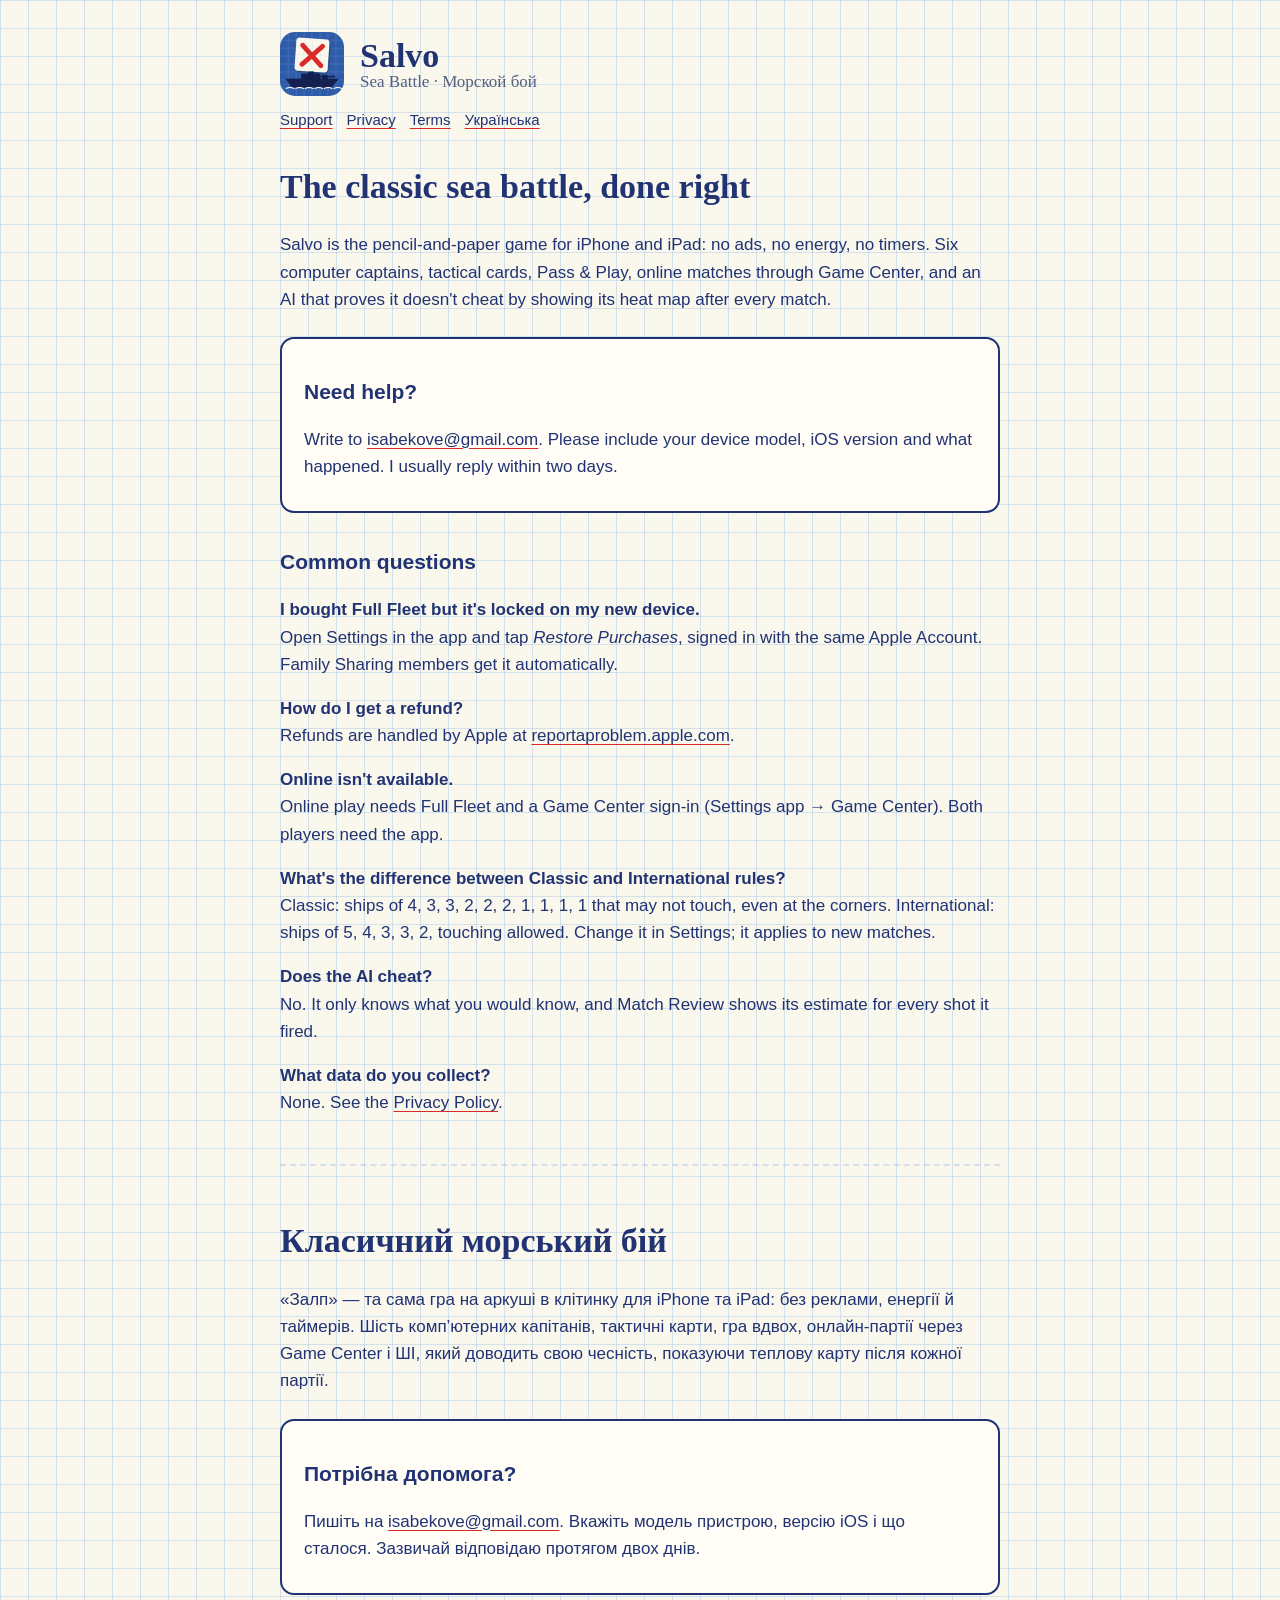
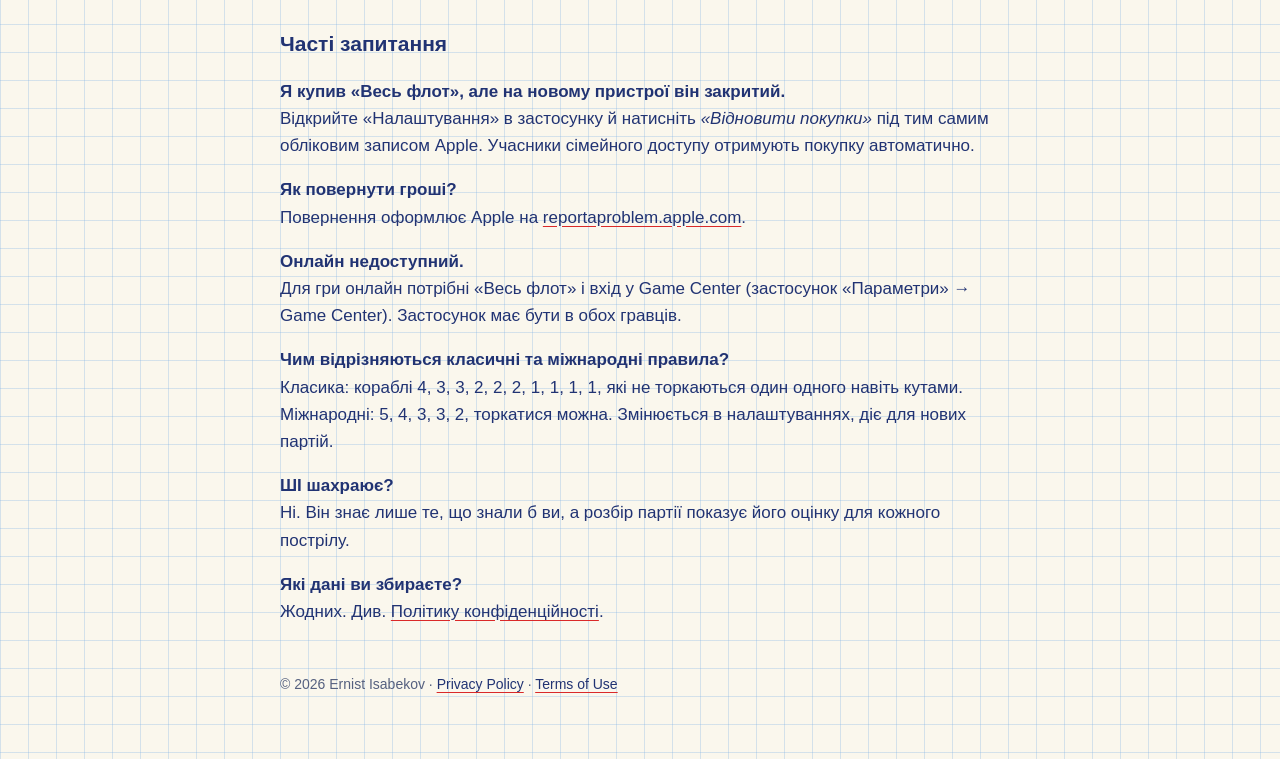
<file: docs/index.html>
<!doctype html>
<html lang="en">
<head>
<meta charset="utf-8">
<meta name="viewport" content="width=device-width, initial-scale=1">
<title>Salvo: Sea Battle · Support</title>
<meta name="description" content="The classic sea battle for iPhone and iPad. No ads, no energy, no timers. An AI that shows you how it thinks.">
<link rel="icon" href="icon.png">
<link rel="stylesheet" href="style.css">
</head>
<body>
<main>
<header>
  <img src="icon.png" alt="Salvo app icon">
  <span class="brand">Salvo<small>Sea Battle · Морской бой</small></span>
</header>
<nav><a href="index.html">Support</a><a href="privacy.html">Privacy</a><a href="terms.html">Terms</a><a href="#uk">Українська</a></nav>

<h1>The classic sea battle, done right</h1>
<p>Salvo is the pencil-and-paper game for iPhone and iPad: no ads, no energy, no timers. Six computer captains, tactical cards,
Pass &amp; Play, online matches through Game Center, and an AI that proves it doesn't cheat by showing its heat map after
every match.</p>

<div class="card">
<h2>Need help?</h2>
<p>Write to <a href="mailto:isabekove@gmail.com?subject=Salvo%20support">isabekove@gmail.com</a>.
Please include your device model, iOS version and what happened. I usually reply within two days.</p>
</div>

<h2>Common questions</h2>
<p><strong>I bought Full Fleet but it's locked on my new device.</strong><br>
Open Settings in the app and tap <em>Restore Purchases</em>, signed in with the same Apple Account. Family Sharing members get it
automatically.</p>
<p><strong>How do I get a refund?</strong><br>
Refunds are handled by Apple at <a href="https://reportaproblem.apple.com">reportaproblem.apple.com</a>.</p>
<p><strong>Online isn't available.</strong><br>
Online play needs Full Fleet and a Game Center sign-in (Settings app → Game Center). Both players need the app.</p>
<p><strong>What's the difference between Classic and International rules?</strong><br>
Classic: ships of 4, 3, 3, 2, 2, 2, 1, 1, 1, 1 that may not touch, even at the corners. International: ships of 5, 4, 3, 3, 2,
touching allowed. Change it in Settings; it applies to new matches.</p>
<p><strong>Does the AI cheat?</strong><br>
No. It only knows what you would know, and Match Review shows its estimate for every shot it fired.</p>
<p><strong>What data do you collect?</strong><br>
None. See the <a href="privacy.html">Privacy Policy</a>.</p>

<hr>

<section id="uk" lang="uk">
<h1>Класичний морський бій</h1>
<p>«Залп» — та сама гра на аркуші в клітинку для iPhone та iPad: без реклами, енергії й таймерів. Шість комп’ютерних капітанів,
тактичні карти, гра вдвох, онлайн-партії через Game Center і ШІ, який доводить свою чесність, показуючи теплову
карту після кожної партії.</p>

<div class="card">
<h2>Потрібна допомога?</h2>
<p>Пишіть на <a href="mailto:isabekove@gmail.com?subject=Salvo%20support">isabekove@gmail.com</a>.
Вкажіть модель пристрою, версію iOS і що сталося. Зазвичай відповідаю протягом двох днів.</p>
</div>

<h2>Часті запитання</h2>
<p><strong>Я купив «Весь флот», але на новому пристрої він закритий.</strong><br>
Відкрийте «Налаштування» в застосунку й натисніть <em>«Відновити покупки»</em> під тим самим обліковим записом Apple. Учасники
сімейного доступу отримують покупку автоматично.</p>
<p><strong>Як повернути гроші?</strong><br>
Повернення оформлює Apple на <a href="https://reportaproblem.apple.com">reportaproblem.apple.com</a>.</p>
<p><strong>Онлайн недоступний.</strong><br>
Для гри онлайн потрібні «Весь флот» і вхід у Game Center (застосунок «Параметри» → Game Center). Застосунок має бути в обох гравців.</p>
<p><strong>Чим відрізняються класичні та міжнародні правила?</strong><br>
Класика: кораблі 4, 3, 3, 2, 2, 2, 1, 1, 1, 1, які не торкаються один одного навіть кутами. Міжнародні: 5, 4, 3, 3, 2, торкатися
можна. Змінюється в налаштуваннях, діє для нових партій.</p>
<p><strong>ШІ шахраює?</strong><br>
Ні. Він знає лише те, що знали б ви, а розбір партії показує його оцінку для кожного пострілу.</p>
<p><strong>Які дані ви збираєте?</strong><br>
Жодних. Див. <a href="privacy.html#uk">Політику конфіденційності</a>.</p>
</section>

<footer>© 2026 Ernist Isabekov · <a href="privacy.html">Privacy Policy</a> · <a href="terms.html">Terms of Use</a></footer>
</main>
</body>
</html>
</file>
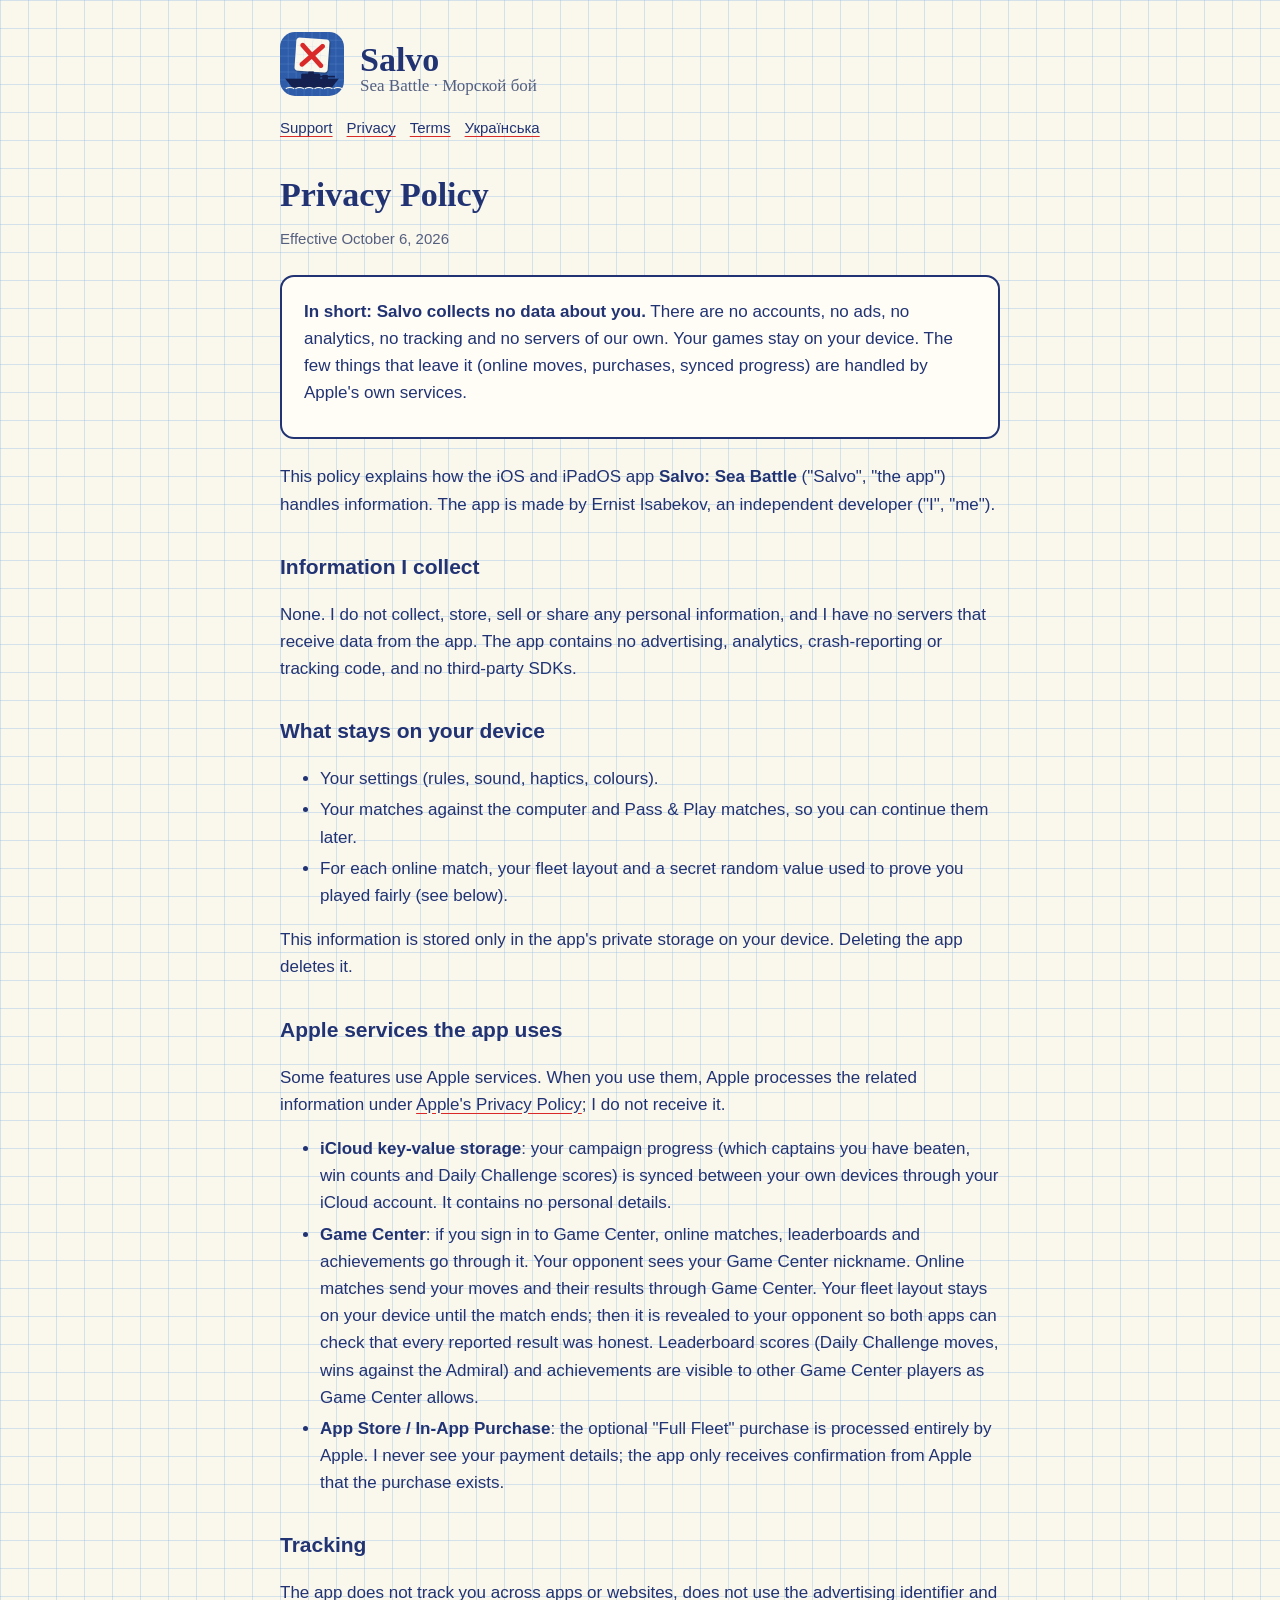
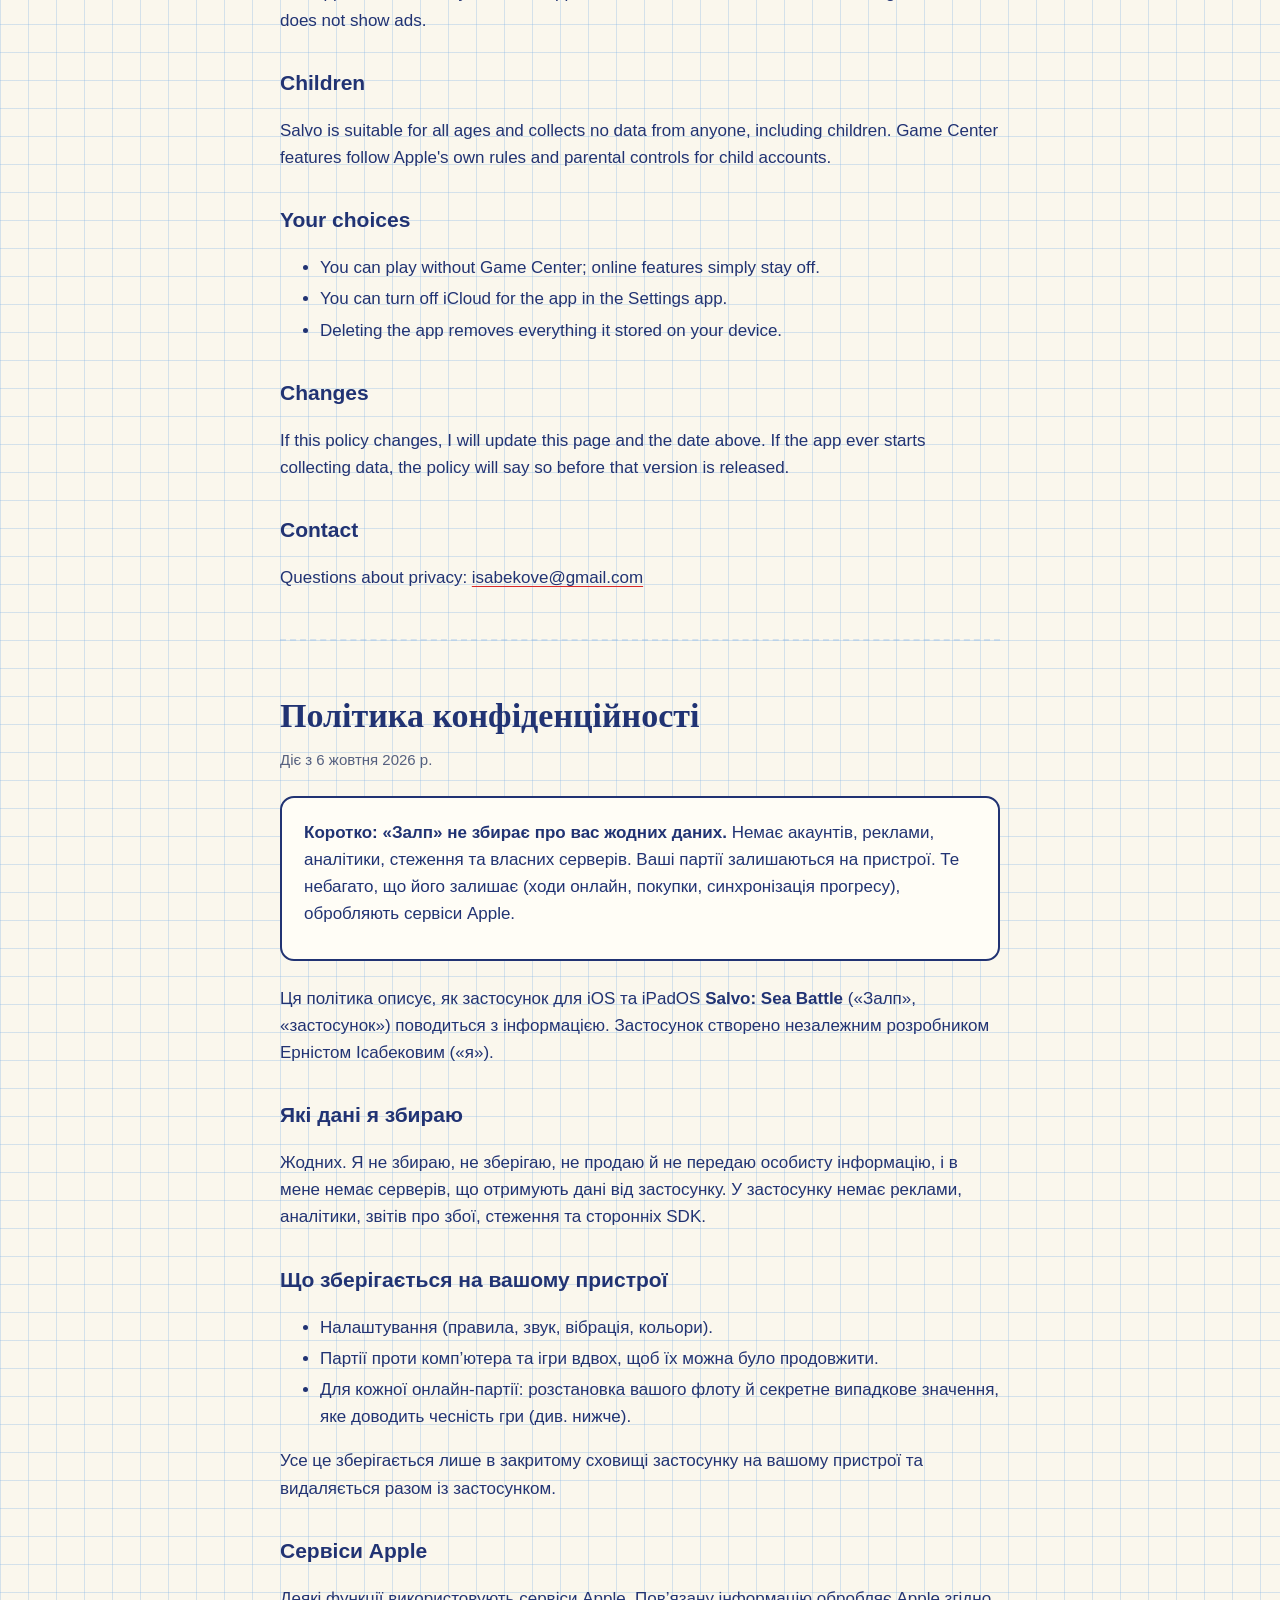
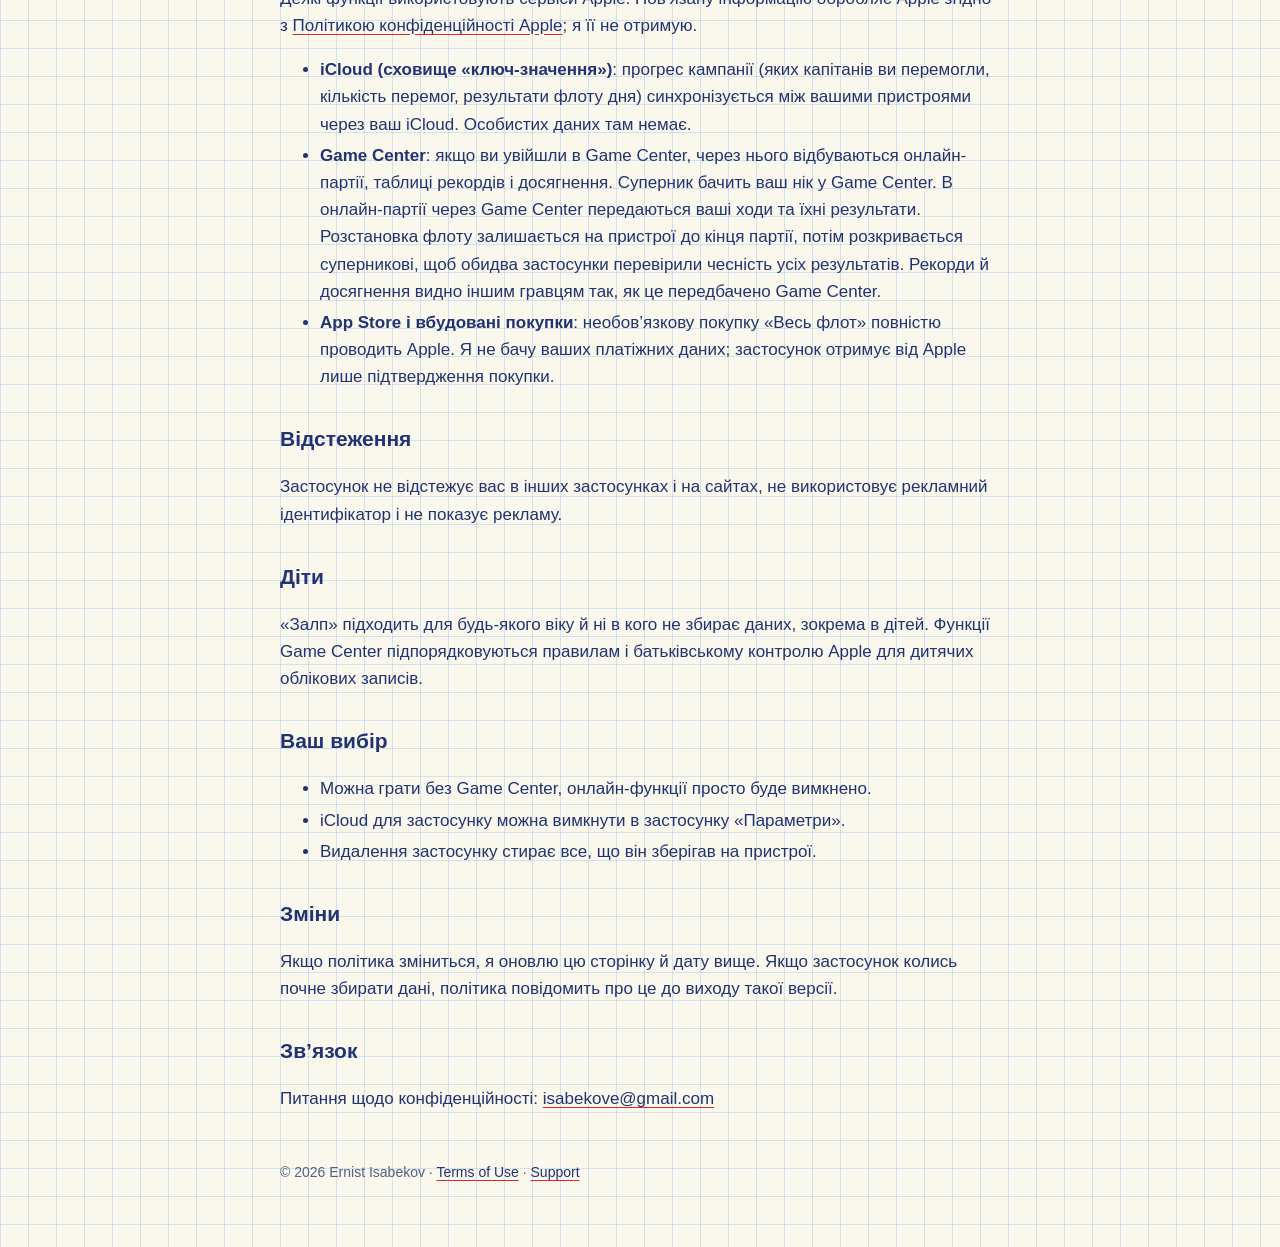
<file: docs/privacy.html>
<!doctype html>
<html lang="en">
<head>
<meta charset="utf-8">
<meta name="viewport" content="width=device-width, initial-scale=1">
<title>Privacy Policy · Salvo: Sea Battle</title>
<meta name="description" content="Salvo: Sea Battle collects no personal data. No accounts, no ads, no analytics, no tracking.">
<link rel="icon" href="icon.png">
<link rel="stylesheet" href="style.css">
</head>
<body>
<main>
<header>
  <a href="index.html"><img src="icon.png" alt=""></a>
  <a href="index.html" class="brand">Salvo<small>Sea Battle · Морской бой</small></a>
</header>
<nav><a href="index.html">Support</a><a href="privacy.html">Privacy</a><a href="terms.html">Terms</a><a href="#uk">Українська</a></nav>

<h1>Privacy Policy</h1>
<p class="updated">Effective October 6, 2026</p>

<div class="card">
<p><strong>In short: Salvo collects no data about you.</strong> There are no accounts, no ads, no analytics, no tracking and no
servers of our own. Your games stay on your device. The few things that leave it (online moves, purchases, synced progress)
are handled by Apple's own services.</p>
</div>

<p>This policy explains how the iOS and iPadOS app <strong>Salvo: Sea Battle</strong> ("Salvo", "the app") handles information.
The app is made by Ernist Isabekov, an independent developer ("I", "me").</p>

<h2>Information I collect</h2>
<p>None. I do not collect, store, sell or share any personal information, and I have no servers that receive data from the
app. The app contains no advertising, analytics, crash-reporting or tracking code, and no third-party SDKs.</p>

<h2>What stays on your device</h2>
<ul>
  <li>Your settings (rules, sound, haptics, colours).</li>
  <li>Your matches against the computer and Pass &amp; Play matches, so you can continue them later.</li>
  <li>For each online match, your fleet layout and a secret random value used to prove you played fairly (see below).</li>
</ul>
<p>This information is stored only in the app's private storage on your device. Deleting the app deletes it.</p>

<h2>Apple services the app uses</h2>
<p>Some features use Apple services. When you use them, Apple processes the related information under
<a href="https://www.apple.com/legal/privacy/">Apple's Privacy Policy</a>; I do not receive it.</p>
<ul>
  <li><strong>iCloud key-value storage</strong>: your campaign progress (which captains you have beaten, win counts and Daily
  Challenge scores) is synced between your own devices through your iCloud account. It contains no personal details.</li>
  <li><strong>Game Center</strong>: if you sign in to Game Center, online matches, leaderboards and achievements go through it.
  Your opponent sees your Game Center nickname. Online matches send your moves and their results through Game Center. Your fleet
  layout stays on your device until the match ends; then it is revealed to your opponent so both apps can check that every
  reported result was honest. Leaderboard scores (Daily Challenge moves, wins against the Admiral) and achievements are
  visible to other Game Center players as Game Center allows.</li>
  <li><strong>App Store / In-App Purchase</strong>: the optional "Full Fleet" purchase is processed entirely by Apple. I never see
  your payment details; the app only receives confirmation from Apple that the purchase exists.</li>
</ul>

<h2>Tracking</h2>
<p>The app does not track you across apps or websites, does not use the advertising identifier and does not show ads.</p>

<h2>Children</h2>
<p>Salvo is suitable for all ages and collects no data from anyone, including children. Game Center features follow Apple's own
rules and parental controls for child accounts.</p>

<h2>Your choices</h2>
<ul>
  <li>You can play without Game Center; online features simply stay off.</li>
  <li>You can turn off iCloud for the app in the Settings app.</li>
  <li>Deleting the app removes everything it stored on your device.</li>
</ul>

<h2>Changes</h2>
<p>If this policy changes, I will update this page and the date above. If the app ever starts collecting data, the policy will
say so before that version is released.</p>

<h2>Contact</h2>
<p>Questions about privacy: <a href="mailto:isabekove@gmail.com">isabekove@gmail.com</a></p>

<hr>

<section id="uk" lang="uk">
<h1>Політика конфіденційності</h1>
<p class="updated">Діє з 6 жовтня 2026 р.</p>

<div class="card">
<p><strong>Коротко: «Залп» не збирає про вас жодних даних.</strong> Немає акаунтів, реклами, аналітики, стеження та власних
серверів. Ваші партії залишаються на пристрої. Те небагато, що його залишає (ходи онлайн, покупки, синхронізація прогресу),
обробляють сервіси Apple.</p>
</div>

<p>Ця політика описує, як застосунок для iOS та iPadOS <strong>Salvo: Sea Battle</strong> («Залп», «застосунок») поводиться
з інформацією. Застосунок створено незалежним розробником Ерністом Ісабековим («я»).</p>

<h2>Які дані я збираю</h2>
<p>Жодних. Я не збираю, не зберігаю, не продаю й не передаю особисту інформацію, і в мене немає серверів, що отримують дані від
застосунку. У застосунку немає реклами, аналітики, звітів про збої, стеження та сторонніх SDK.</p>

<h2>Що зберігається на вашому пристрої</h2>
<ul>
  <li>Налаштування (правила, звук, вібрація, кольори).</li>
  <li>Партії проти комп’ютера та ігри вдвох, щоб їх можна було продовжити.</li>
  <li>Для кожної онлайн-партії: розстановка вашого флоту й секретне випадкове значення, яке доводить чесність гри (див. нижче).</li>
</ul>
<p>Усе це зберігається лише в закритому сховищі застосунку на вашому пристрої та видаляється разом із застосунком.</p>

<h2>Сервіси Apple</h2>
<p>Деякі функції використовують сервіси Apple. Пов’язану інформацію обробляє Apple згідно з
<a href="https://www.apple.com/ua/legal/privacy/">Політикою конфіденційності Apple</a>; я її не отримую.</p>
<ul>
  <li><strong>iCloud (сховище «ключ-значення»)</strong>: прогрес кампанії (яких капітанів ви перемогли, кількість перемог, результати
  флоту дня) синхронізується між вашими пристроями через ваш iCloud. Особистих даних там немає.</li>
  <li><strong>Game Center</strong>: якщо ви увійшли в Game Center, через нього відбуваються онлайн-партії, таблиці рекордів і досягнення.
  Суперник бачить ваш нік у Game Center. В онлайн-партії через Game Center передаються ваші ходи та їхні результати. Розстановка флоту
  залишається на пристрої до кінця партії, потім розкривається суперникові, щоб обидва застосунки перевірили чесність усіх результатів.
  Рекорди й досягнення видно іншим гравцям так, як це передбачено Game Center.</li>
  <li><strong>App Store і вбудовані покупки</strong>: необов’язкову покупку «Весь флот» повністю проводить Apple. Я не бачу
  ваших платіжних даних; застосунок отримує від Apple лише підтвердження покупки.</li>
</ul>

<h2>Відстеження</h2>
<p>Застосунок не відстежує вас в інших застосунках і на сайтах, не використовує рекламний ідентифікатор і не показує рекламу.</p>

<h2>Діти</h2>
<p>«Залп» підходить для будь-якого віку й ні в кого не збирає даних, зокрема в дітей. Функції Game Center підпорядковуються правилам і
батьківському контролю Apple для дитячих облікових записів.</p>

<h2>Ваш вибір</h2>
<ul>
  <li>Можна грати без Game Center, онлайн-функції просто буде вимкнено.</li>
  <li>iCloud для застосунку можна вимкнути в застосунку «Параметри».</li>
  <li>Видалення застосунку стирає все, що він зберігав на пристрої.</li>
</ul>

<h2>Зміни</h2>
<p>Якщо політика зміниться, я оновлю цю сторінку й дату вище. Якщо застосунок колись почне збирати дані, політика
повідомить про це до виходу такої версії.</p>

<h2>Зв’язок</h2>
<p>Питання щодо конфіденційності: <a href="mailto:isabekove@gmail.com">isabekove@gmail.com</a></p>
</section>

<footer>© 2026 Ernist Isabekov · <a href="terms.html">Terms of Use</a> · <a href="index.html">Support</a></footer>
</main>
</body>
</html>
</file>
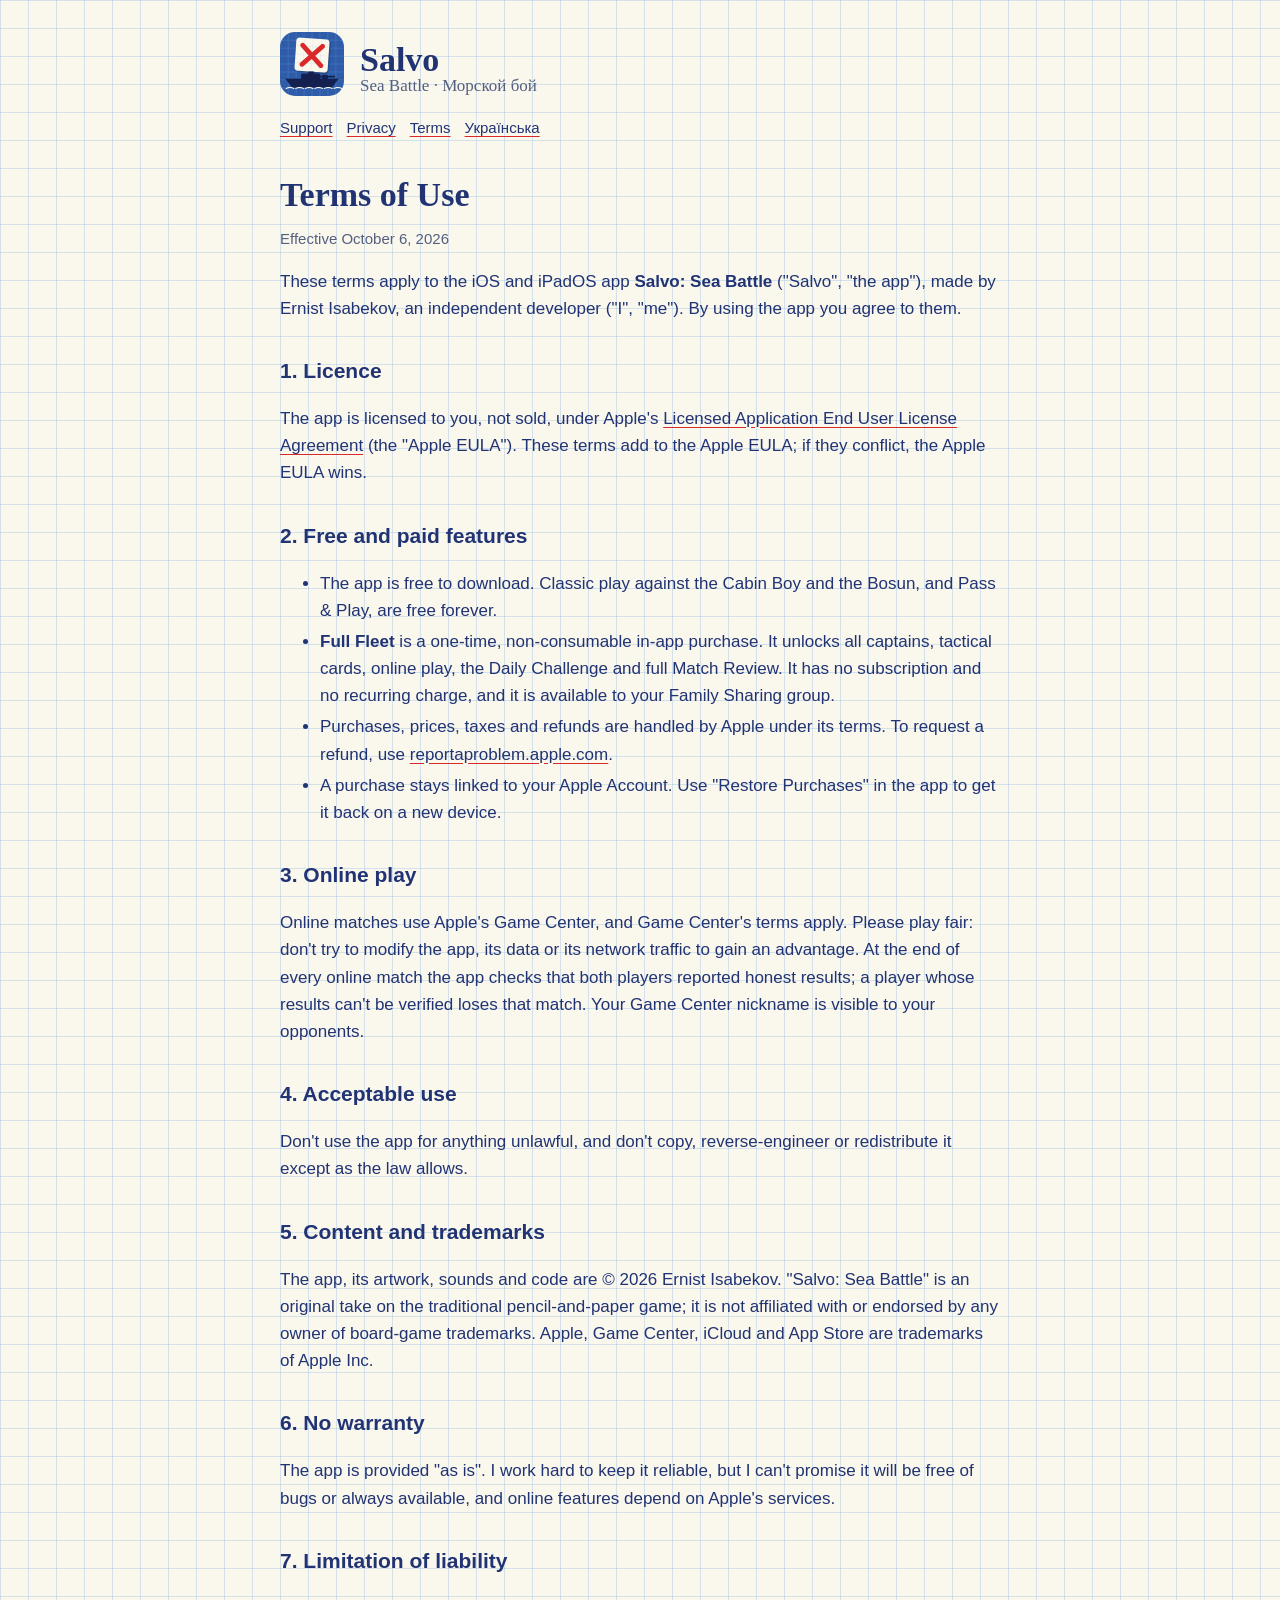
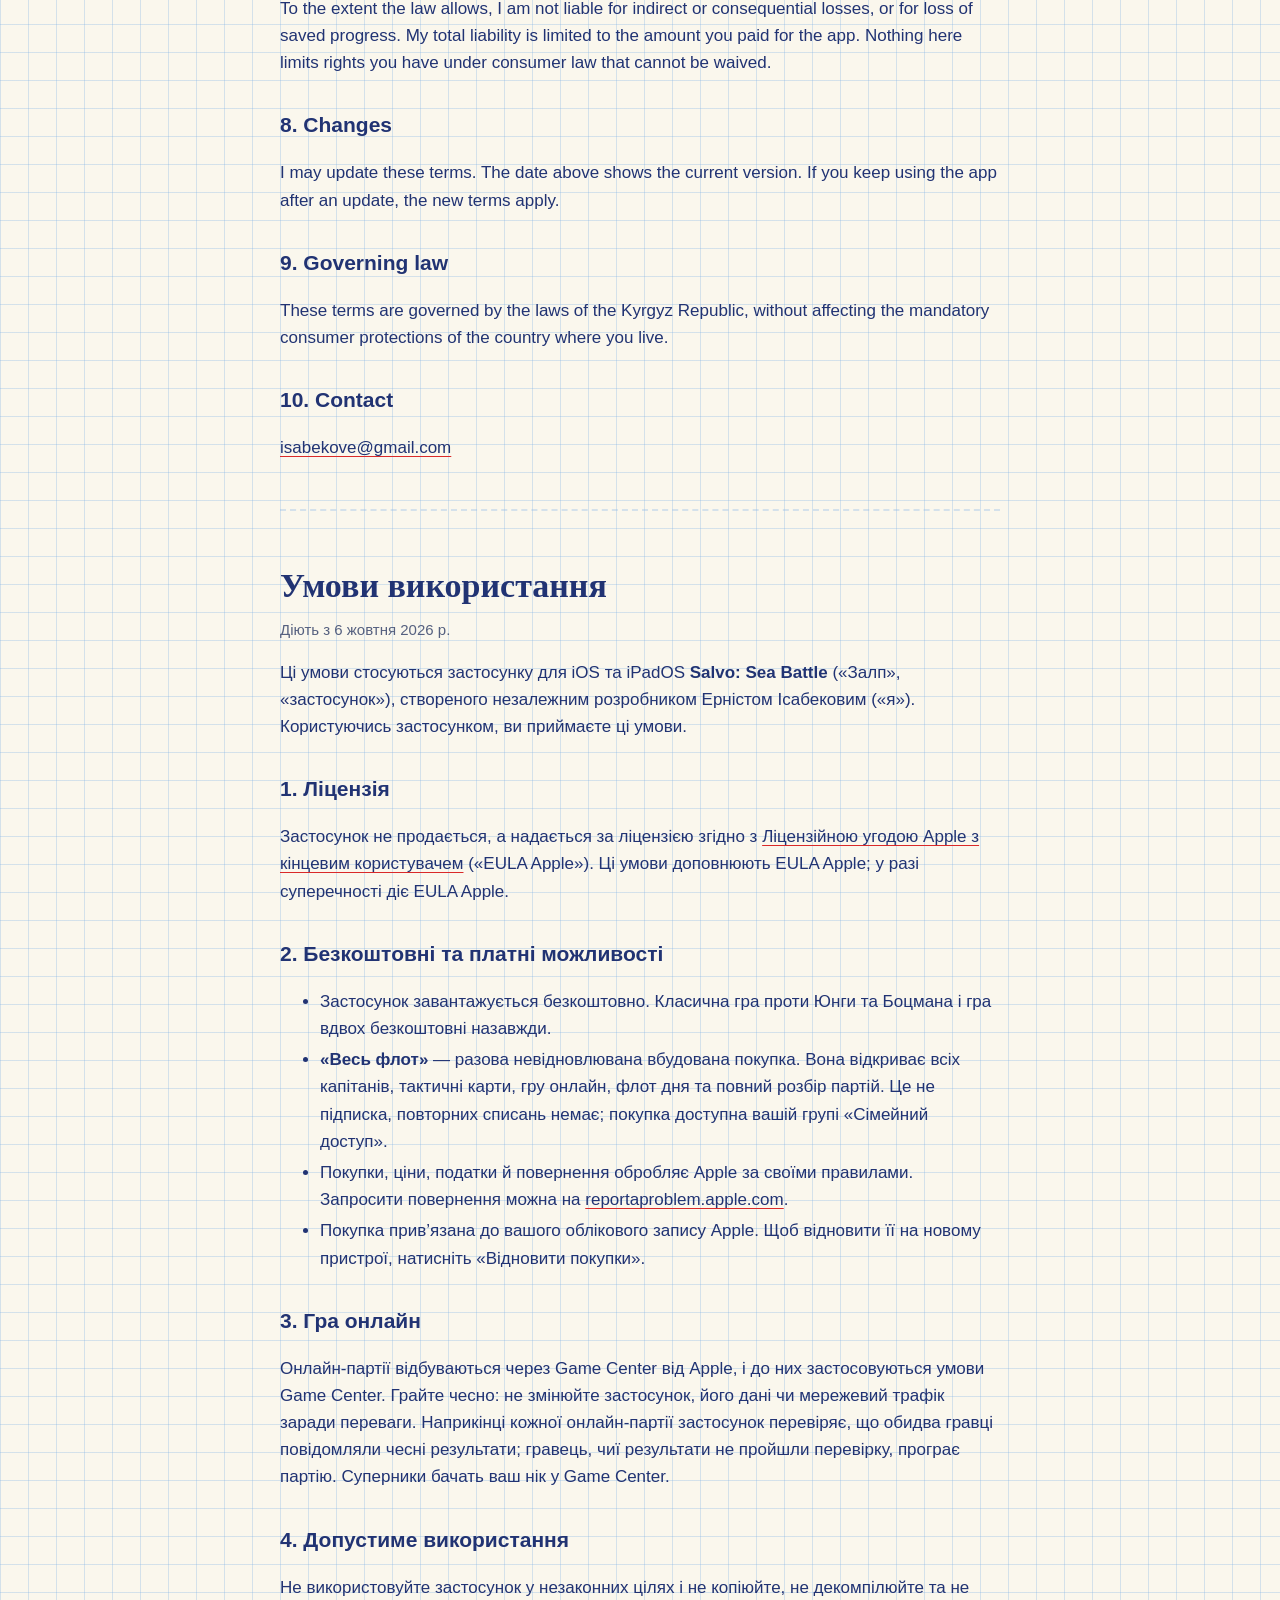
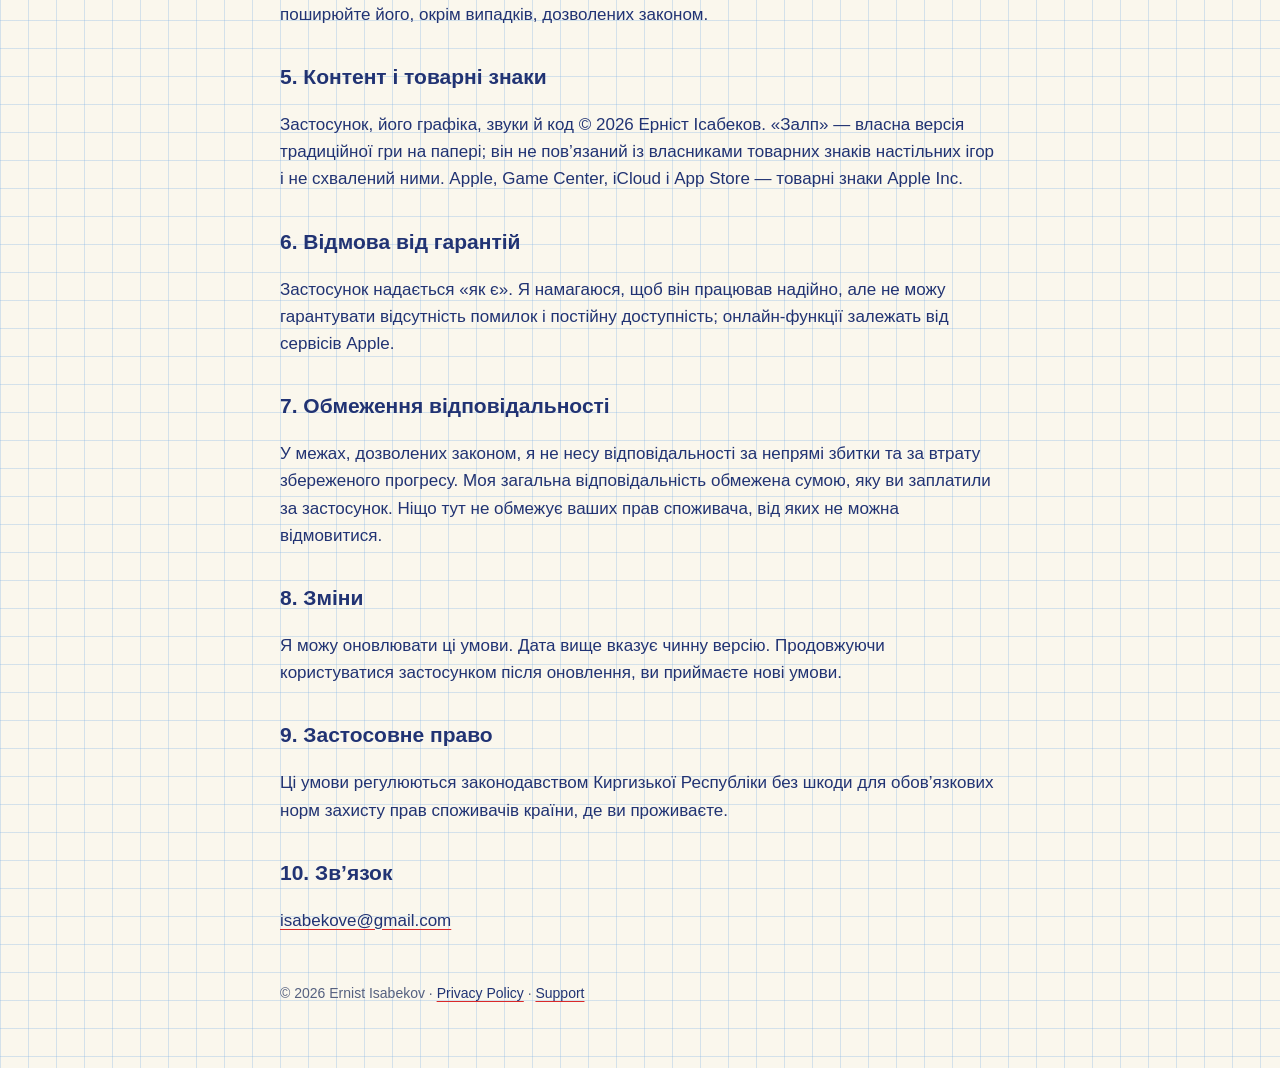
<file: docs/terms.html>
<!doctype html>
<html lang="en">
<head>
<meta charset="utf-8">
<meta name="viewport" content="width=device-width, initial-scale=1">
<title>Terms of Use · Salvo: Sea Battle</title>
<meta name="description" content="Terms of use for Salvo: Sea Battle.">
<link rel="icon" href="icon.png">
<link rel="stylesheet" href="style.css">
</head>
<body>
<main>
<header>
  <a href="index.html"><img src="icon.png" alt=""></a>
  <a href="index.html" class="brand">Salvo<small>Sea Battle · Морской бой</small></a>
</header>
<nav><a href="index.html">Support</a><a href="privacy.html">Privacy</a><a href="terms.html">Terms</a><a href="#uk">Українська</a></nav>

<h1>Terms of Use</h1>
<p class="updated">Effective October 6, 2026</p>

<p>These terms apply to the iOS and iPadOS app <strong>Salvo: Sea Battle</strong> ("Salvo", "the app"), made by Ernist Isabekov,
an independent developer ("I", "me"). By using the app you agree to them.</p>

<h2>1. Licence</h2>
<p>The app is licensed to you, not sold, under Apple's
<a href="https://www.apple.com/legal/internet-services/itunes/dev/stdeula/">Licensed Application End User License Agreement</a>
(the "Apple EULA"). These terms add to the Apple EULA; if they conflict, the Apple EULA wins.</p>

<h2>2. Free and paid features</h2>
<ul>
  <li>The app is free to download. Classic play against the Cabin Boy and the Bosun, and Pass &amp; Play, are free forever.</li>
  <li><strong>Full Fleet</strong> is a one-time, non-consumable in-app purchase. It unlocks all captains, tactical cards, online
  play, the Daily Challenge and full Match Review. It has no subscription and no recurring charge, and it is available to your
  Family Sharing group.</li>
  <li>Purchases, prices, taxes and refunds are handled by Apple under its terms. To request a refund, use
  <a href="https://reportaproblem.apple.com">reportaproblem.apple.com</a>.</li>
  <li>A purchase stays linked to your Apple Account. Use "Restore Purchases" in the app to get it back on a new device.</li>
</ul>

<h2>3. Online play</h2>
<p>Online matches use Apple's Game Center, and Game Center's terms apply. Please play fair: don't try to modify the app, its data
or its network traffic to gain an advantage. At the end of every online match the app checks that both players reported honest
results; a player whose results can't be verified loses that match. Your Game Center nickname is visible to your opponents.</p>

<h2>4. Acceptable use</h2>
<p>Don't use the app for anything unlawful, and don't copy, reverse-engineer or redistribute it except as the law allows.</p>

<h2>5. Content and trademarks</h2>
<p>The app, its artwork, sounds and code are © 2026 Ernist Isabekov. "Salvo: Sea Battle" is an original take on the traditional
pencil-and-paper game; it is not affiliated with or endorsed by any owner of board-game trademarks. Apple, Game Center, iCloud
and App Store are trademarks of Apple Inc.</p>

<h2>6. No warranty</h2>
<p>The app is provided "as is". I work hard to keep it reliable, but I can't promise it will be free of bugs or always
available, and online features depend on Apple's services.</p>

<h2>7. Limitation of liability</h2>
<p>To the extent the law allows, I am not liable for indirect or consequential losses, or for loss of saved progress. My total
liability is limited to the amount you paid for the app. Nothing here limits rights you have under consumer law that cannot be
waived.</p>

<h2>8. Changes</h2>
<p>I may update these terms. The date above shows the current version. If you keep using the app after an update, the new
terms apply.</p>

<h2>9. Governing law</h2>
<p>These terms are governed by the laws of the Kyrgyz Republic, without affecting the mandatory consumer protections of the
country where you live.</p>

<h2>10. Contact</h2>
<p><a href="mailto:isabekove@gmail.com">isabekove@gmail.com</a></p>

<hr>

<section id="uk" lang="uk">
<h1>Умови використання</h1>
<p class="updated">Діють з 6 жовтня 2026 р.</p>

<p>Ці умови стосуються застосунку для iOS та iPadOS <strong>Salvo: Sea Battle</strong> («Залп», «застосунок»), створеного
незалежним розробником Ерністом Ісабековим («я»). Користуючись застосунком, ви приймаєте ці умови.</p>

<h2>1. Ліцензія</h2>
<p>Застосунок не продається, а надається за ліцензією згідно з
<a href="https://www.apple.com/legal/internet-services/itunes/dev/stdeula/">Ліцензійною угодою Apple з кінцевим користувачем</a>
(«EULA Apple»). Ці умови доповнюють EULA Apple; у разі суперечності діє EULA Apple.</p>

<h2>2. Безкоштовні та платні можливості</h2>
<ul>
  <li>Застосунок завантажується безкоштовно. Класична гра проти Юнги та Боцмана і гра вдвох безкоштовні назавжди.</li>
  <li><strong>«Весь флот»</strong> — разова невідновлювана вбудована покупка. Вона відкриває всіх капітанів, тактичні карти,
  гру онлайн, флот дня та повний розбір партій. Це не підписка, повторних списань немає; покупка доступна вашій групі
  «Сімейний доступ».</li>
  <li>Покупки, ціни, податки й повернення обробляє Apple за своїми правилами. Запросити повернення можна на
  <a href="https://reportaproblem.apple.com">reportaproblem.apple.com</a>.</li>
  <li>Покупка прив’язана до вашого облікового запису Apple. Щоб відновити її на новому пристрої, натисніть «Відновити покупки».</li>
</ul>

<h2>3. Гра онлайн</h2>
<p>Онлайн-партії відбуваються через Game Center від Apple, і до них застосовуються умови Game Center. Грайте чесно: не змінюйте
застосунок, його дані чи мережевий трафік заради переваги. Наприкінці кожної онлайн-партії застосунок перевіряє, що обидва гравці
повідомляли чесні результати; гравець, чиї результати не пройшли перевірку, програє партію. Суперники бачать ваш нік у Game Center.</p>

<h2>4. Допустиме використання</h2>
<p>Не використовуйте застосунок у незаконних цілях і не копіюйте, не декомпілюйте та не поширюйте його, окрім випадків,
дозволених законом.</p>

<h2>5. Контент і товарні знаки</h2>
<p>Застосунок, його графіка, звуки й код © 2026 Ерніст Ісабеков. «Залп» — власна версія традиційної гри на папері; він не
пов’язаний із власниками товарних знаків настільних ігор і не схвалений ними. Apple, Game Center, iCloud і App Store — товарні знаки
Apple Inc.</p>

<h2>6. Відмова від гарантій</h2>
<p>Застосунок надається «як є». Я намагаюся, щоб він працював надійно, але не можу гарантувати відсутність помилок і
постійну доступність; онлайн-функції залежать від сервісів Apple.</p>

<h2>7. Обмеження відповідальності</h2>
<p>У межах, дозволених законом, я не несу відповідальності за непрямі збитки та за втрату збереженого прогресу. Моя загальна
відповідальність обмежена сумою, яку ви заплатили за застосунок. Ніщо тут не обмежує ваших прав споживача,
від яких не можна відмовитися.</p>

<h2>8. Зміни</h2>
<p>Я можу оновлювати ці умови. Дата вище вказує чинну версію. Продовжуючи користуватися застосунком після оновлення,
ви приймаєте нові умови.</p>

<h2>9. Застосовне право</h2>
<p>Ці умови регулюються законодавством Киргизької Республіки без шкоди для обов’язкових норм захисту прав споживачів
країни, де ви проживаєте.</p>

<h2>10. Зв’язок</h2>
<p><a href="mailto:isabekove@gmail.com">isabekove@gmail.com</a></p>
</section>

<footer>© 2026 Ernist Isabekov · <a href="privacy.html">Privacy Policy</a> · <a href="index.html">Support</a></footer>
</main>
</body>
</html>
</file>
<file: docs/style.css>
:root {
  --paper: #faf7ed;
  --grid: rgba(140, 184, 230, 0.35);
  --ink: #213373;
  --muted: #55607f;
  --red: #da2929;
  --card: #fffdf6;
}
@media (prefers-color-scheme: dark) {
  :root { --paper: #0e1830; --grid: rgba(84, 128, 200, 0.18); --ink: #e8e4d6; --muted: #a9b2c8; --card: #14203d; }
}
* { box-sizing: border-box; }
body {
  margin: 0;
  color: var(--ink);
  background-color: var(--paper);
  background-image: linear-gradient(var(--grid) 1px, transparent 1px), linear-gradient(90deg, var(--grid) 1px, transparent 1px);
  background-size: 28px 28px;
  font: 17px/1.6 -apple-system, BlinkMacSystemFont, "Segoe UI", Roboto, sans-serif;
}
main { max-width: 760px; margin: 0 auto; padding: 32px 20px 64px; }
header { display: flex; align-items: center; gap: 16px; margin-bottom: 8px; }
header img { width: 64px; height: 64px; border-radius: 15px; }
header a { color: inherit; text-decoration: none; }
.brand { font-family: "Noteworthy", "Marker Felt", "Comic Neue", cursive; font-weight: 700; font-size: 34px; line-height: 1; }
.brand small { display: block; font-size: 17px; color: var(--muted); font-weight: 400; }
nav { margin: 12px 0 28px; font-size: 15px; }
nav a { margin-right: 14px; }
a { color: var(--ink); text-decoration-color: var(--red); text-underline-offset: 3px; }
h1 { font-family: "Noteworthy", "Marker Felt", cursive; font-size: 34px; margin: 8px 0 4px; }
h2 { font-size: 21px; margin-top: 32px; }
.updated { color: var(--muted); font-size: 15px; margin-top: 0; }
.card { background: var(--card); border: 2px solid var(--ink); border-radius: 14px; padding: 4px 22px 14px; margin: 24px 0; }
.lang { float: right; font-size: 15px; }
hr { border: 0; border-top: 2px dashed var(--grid); margin: 48px 0; }
footer { color: var(--muted); font-size: 14px; margin-top: 48px; }
li { margin: 4px 0; }
</file>
